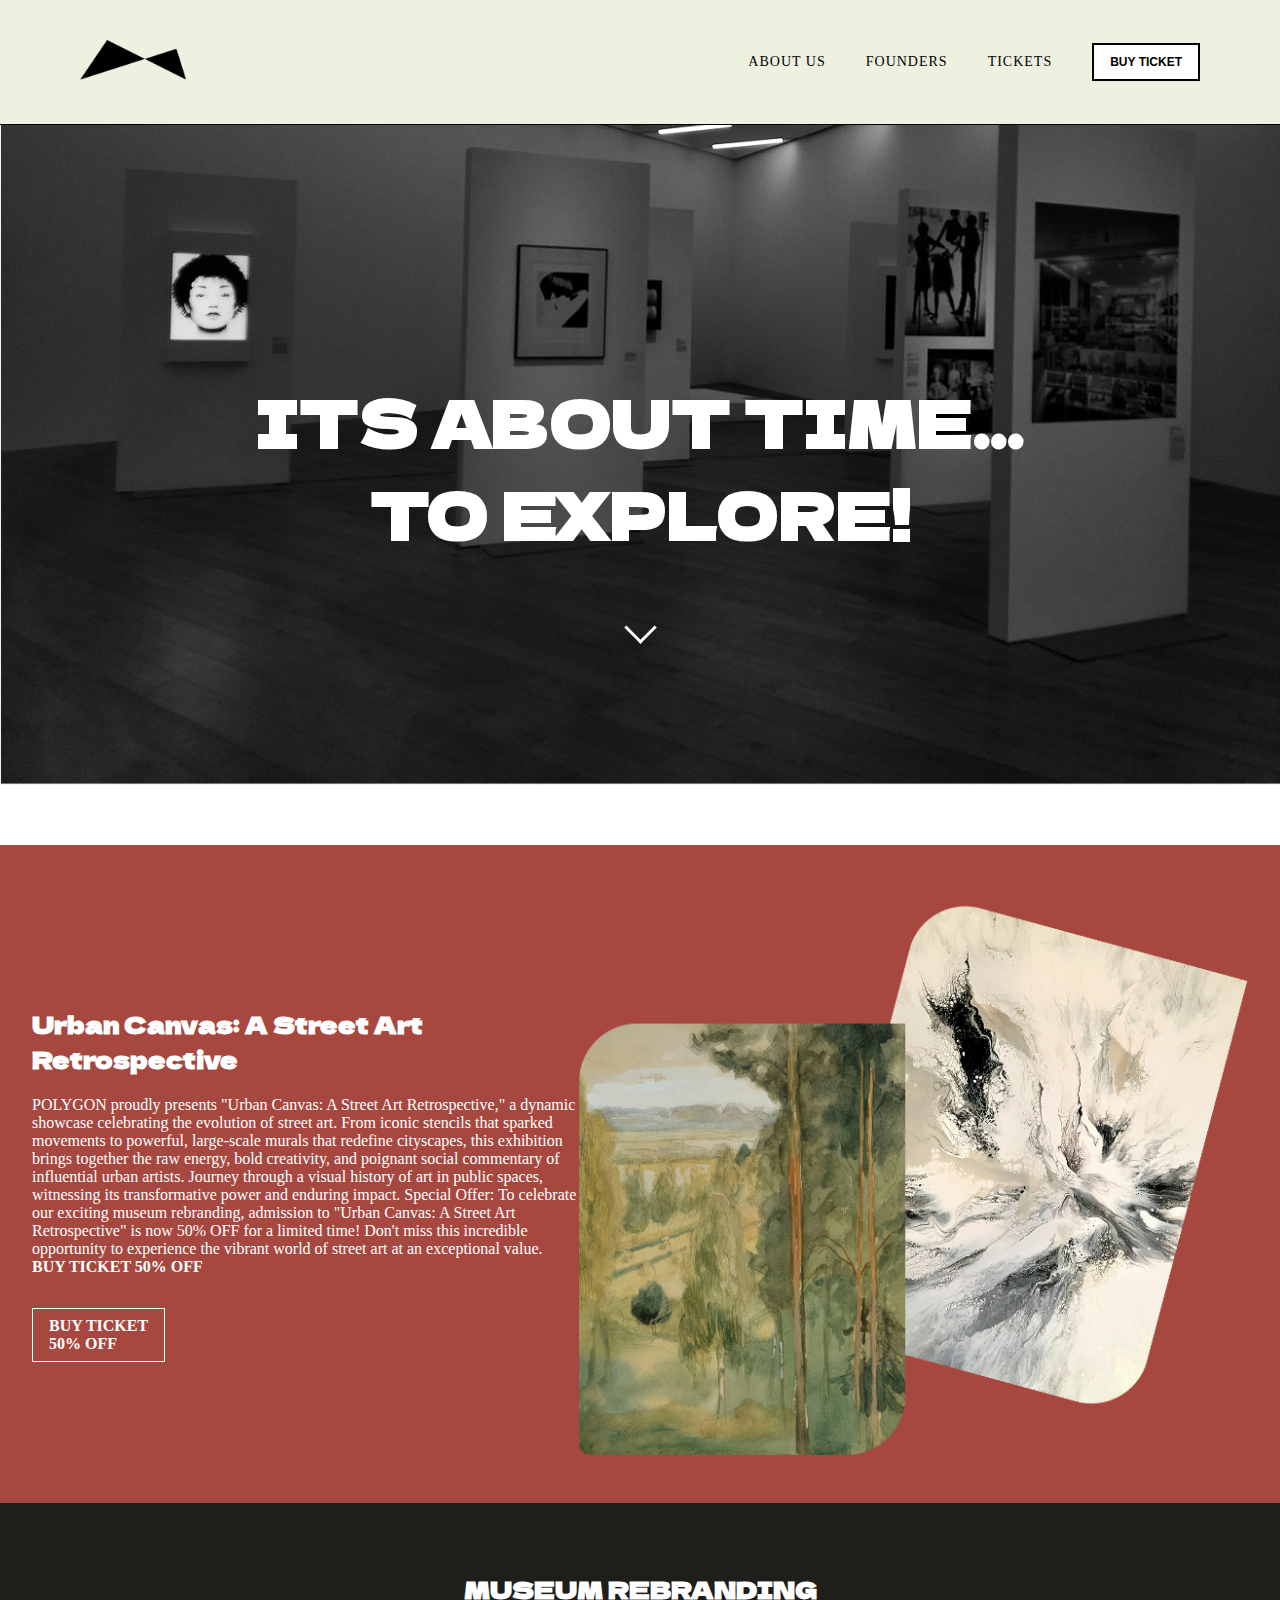
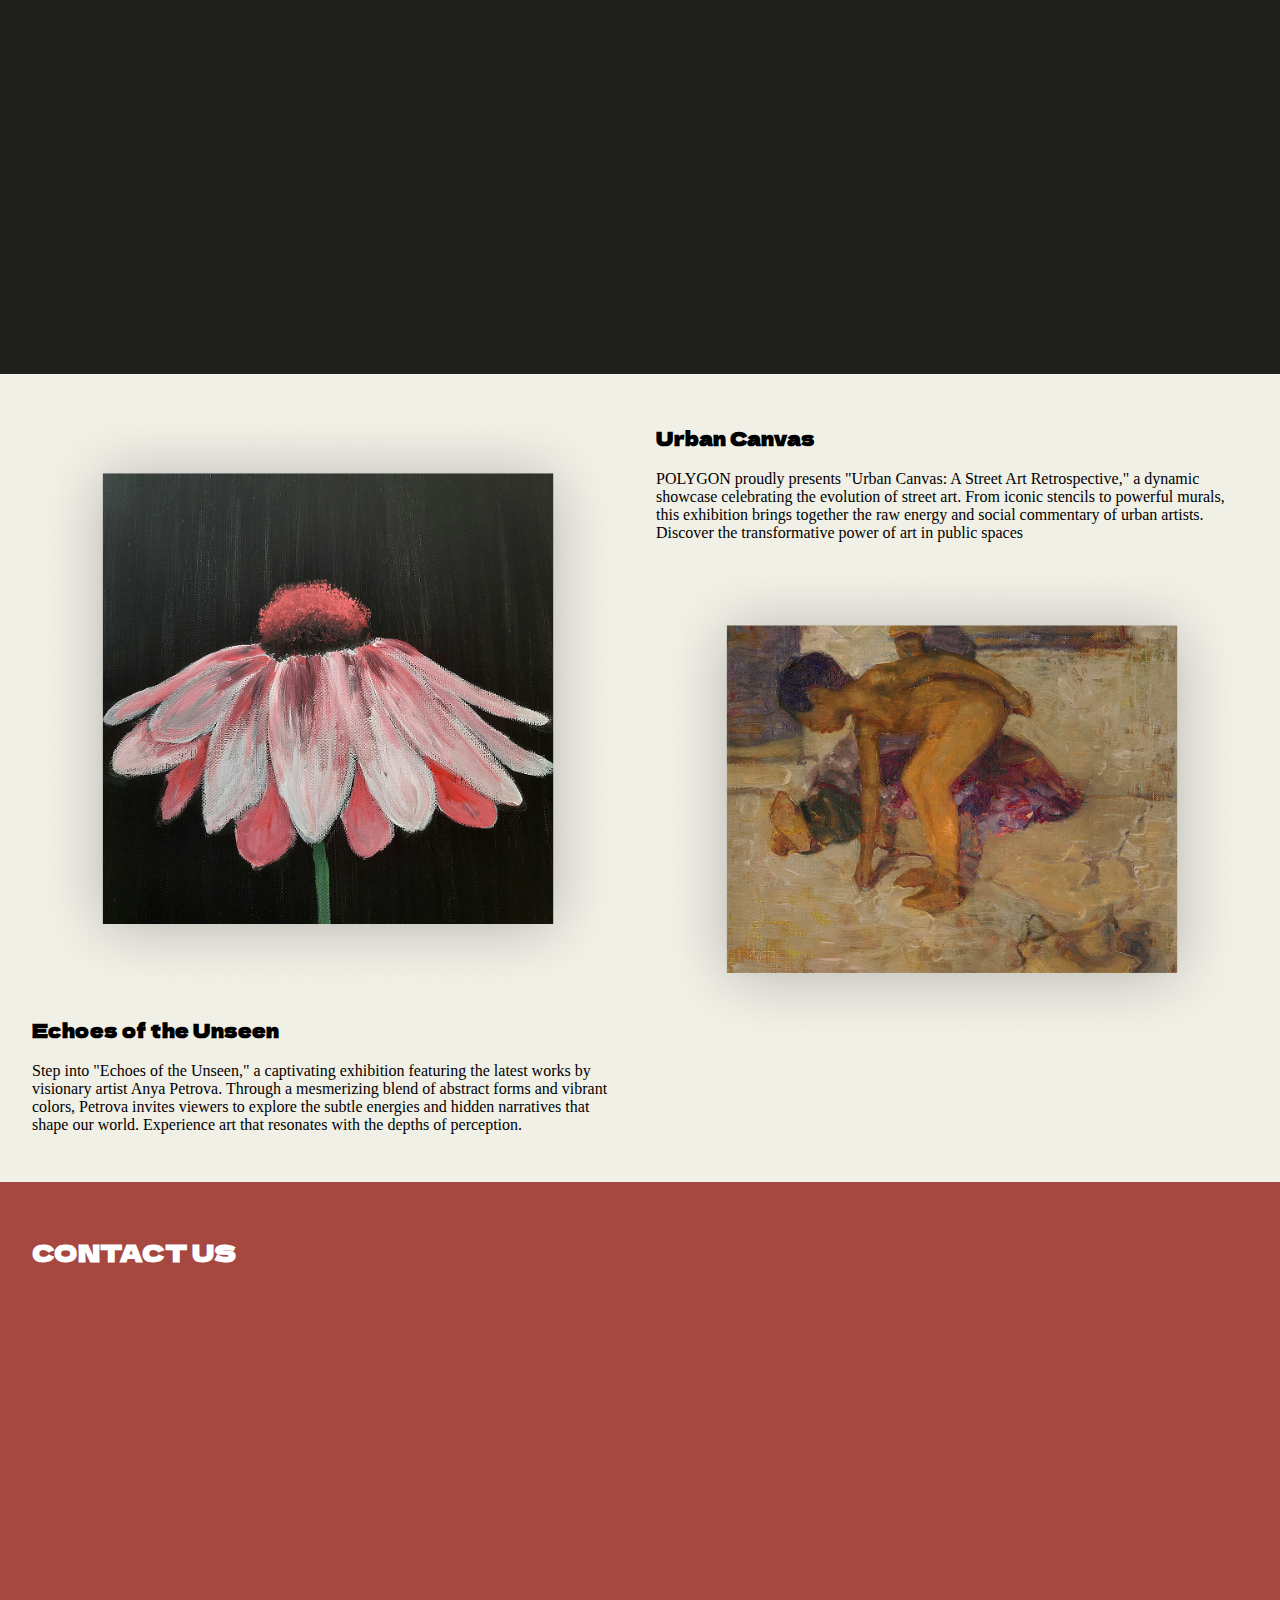
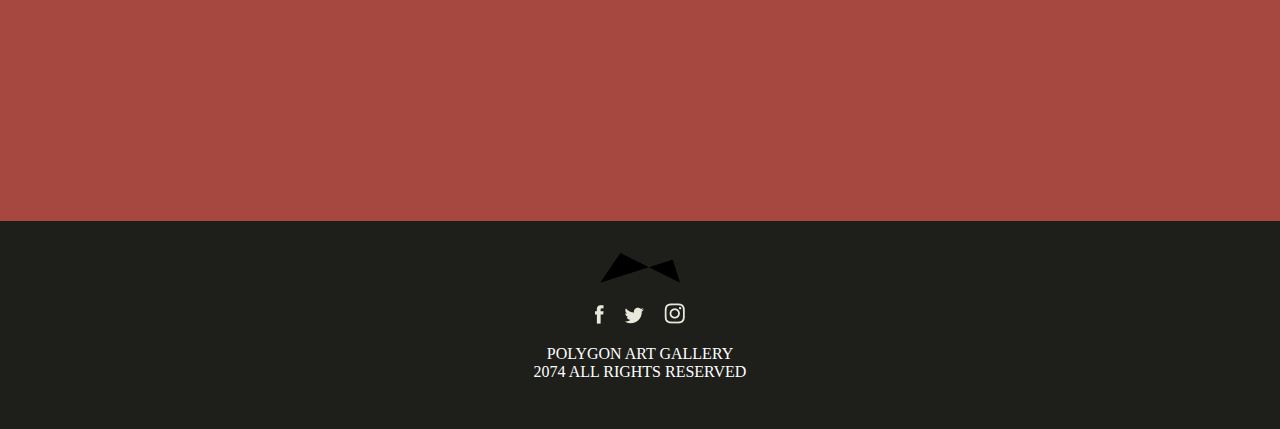
<file: index.html>
<!DOCTYPE html>
<html lang="en">
<head>
  <meta charset="UTF-8">
  <meta name="viewport" content="width=device-width, initial-scale=1.0">
  <title>Polygon Art Gallery</title>
  <link rel="stylesheet" href="style1.css">
<link rel="preconnect" href="https://fonts.googleapis.com">
<link rel="preconnect" href="https://fonts.gstatic.com" crossorigin>
<link href="https://fonts.googleapis.com/css2?family=Dela+Gothic+One&family=Inter:ital,opsz,wght@0,14..32,100..900;1,14..32,100..900&display=swap" rel="stylesheet">
<link rel="icon" href="logo.png" type="image/png">	

</head>
<body>
  <!-- Навігаційне меню -->
<header class="navbar">
  <div class="logo">
    <img src="logo.png" alt="Logo" />
  </div>

  <div class="burger" id="burger">
    <div></div><div></div><div></div>
  </div>

  <nav class="nav-links" id="navLinks">
    <a href="index.html">ABOUT US</a>
    <a href="founder.html">FOUNDERS</a>
    <a href="error.html">TICKETS</a>
    <div class="ticket-button"  >
      <a href="error.html"><button>BUY TICKET<br></button></a>
    </div>
  </nav>
</header>


  <!-- Контент головної сторінки -->
  <main>
    <section class="hero">
      <h1>ITS ABOUT TIME...<br>TO EXPLORE!</h1>
      <div class="arrow"></div>
    </section>

    <section class="exhibit red-bg">
      <div class="exhibit-text">
        <h2>Urban Canvas: A Street Art Retrospective</h2>
        <p>POLYGON proudly presents "Urban Canvas: A Street Art Retrospective," a dynamic showcase celebrating the evolution of street art. From iconic stencils that sparked movements to powerful, large-scale murals that redefine cityscapes, this exhibition brings together the raw energy, bold creativity, and poignant social commentary of influential urban artists. Journey through a visual history of art in public spaces, witnessing its transformative power and enduring impact.
Special Offer: To celebrate our exciting museum rebranding, admission to "Urban Canvas: A Street Art Retrospective" is now 50% OFF for a limited time! Don't miss this incredible opportunity to experience the vibrant world of street art at an exceptional value.<br>
        <strong>BUY TICKET 50% OFF</strong></p>
        <a href="error.html" class="btn-outline">BUY TICKET<br>50% OFF</a>
      </div>
      <div class="exhibit-images">
        <img src="art.png" alt="Artwork 2">
      </div>
    </section>

    <section class="video-block dark-bg">
      <h2>MUSEUM REBRANDING</h2>
      <div class="video-placeholder">
        <iframe width="560" height="315" src="https://www.youtube.com/embed/hPge9W1emZI?si=cM2rNYAqvGImnYnl" title="YouTube video player" frameborder="0" allow="accelerometer; autoplay; clipboard-write; encrypted-media; gyroscope; picture-in-picture; web-share" referrerpolicy="strict-origin-when-cross-origin" allowfullscreen></iframe>
      </div>
    </section>

    <section class="artworks">
      <div class="artwork">
        <img src="flower.png" alt="Echoes">
        <div class="text">
          <h3>Echoes of the Unseen</h3>
          <p>Step into "Echoes of the Unseen," a captivating exhibition featuring the latest works by visionary artist Anya Petrova. Through a mesmerizing blend of abstract forms and vibrant colors, Petrova invites viewers to explore the subtle energies and hidden narratives that shape our world. Experience art that resonates with the depths of perception.</p>
        </div>
      </div>
      <div class="artwork">
        <h3>Urban Canvas</h3>
        <p>POLYGON proudly presents "Urban Canvas: A Street Art Retrospective," a dynamic showcase celebrating the evolution of street art. From iconic stencils to powerful murals, this exhibition brings together the raw energy and social commentary of urban artists. Discover the transformative power of art in public spaces</p>
        <img src="canvas.png" alt="Urban Canvas">
      </div>
    </section>

    <section class="contact red-bg" >
      <h2>CONTACT US</h2>
      <div class="google-form-placeholder" id="special-block">
<iframe src="https://docs.google.com/forms/d/e/1FAIpQLScScngnuTFjvPY0-CaOOW6lA1pe7qyT5YJz4ifO_H7JgKudqQ/viewform?embedded=true" width="500" height="500" frameborder="0" marginheight="0" marginwidth="0">Завантаження…</iframe>
      </div>
    </section>
  </main>

  <footer>
    <img src="logo.png" alt="Logo" class="logo">
    <div class="socials">
      <a href="#"><img src="facebook.png" alt="f"></a>
      <a href="#"><img src="twitter.png" alt="t"></a>
      <a href="#"><img src="instagram.png" alt="i"></a>
    </div>
    <p>POLYGON ART GALLERY<br>2074 ALL RIGHTS RESERVED</p>
  </footer>
  <script src="script.js"></script>
</body>
</html>
</file>
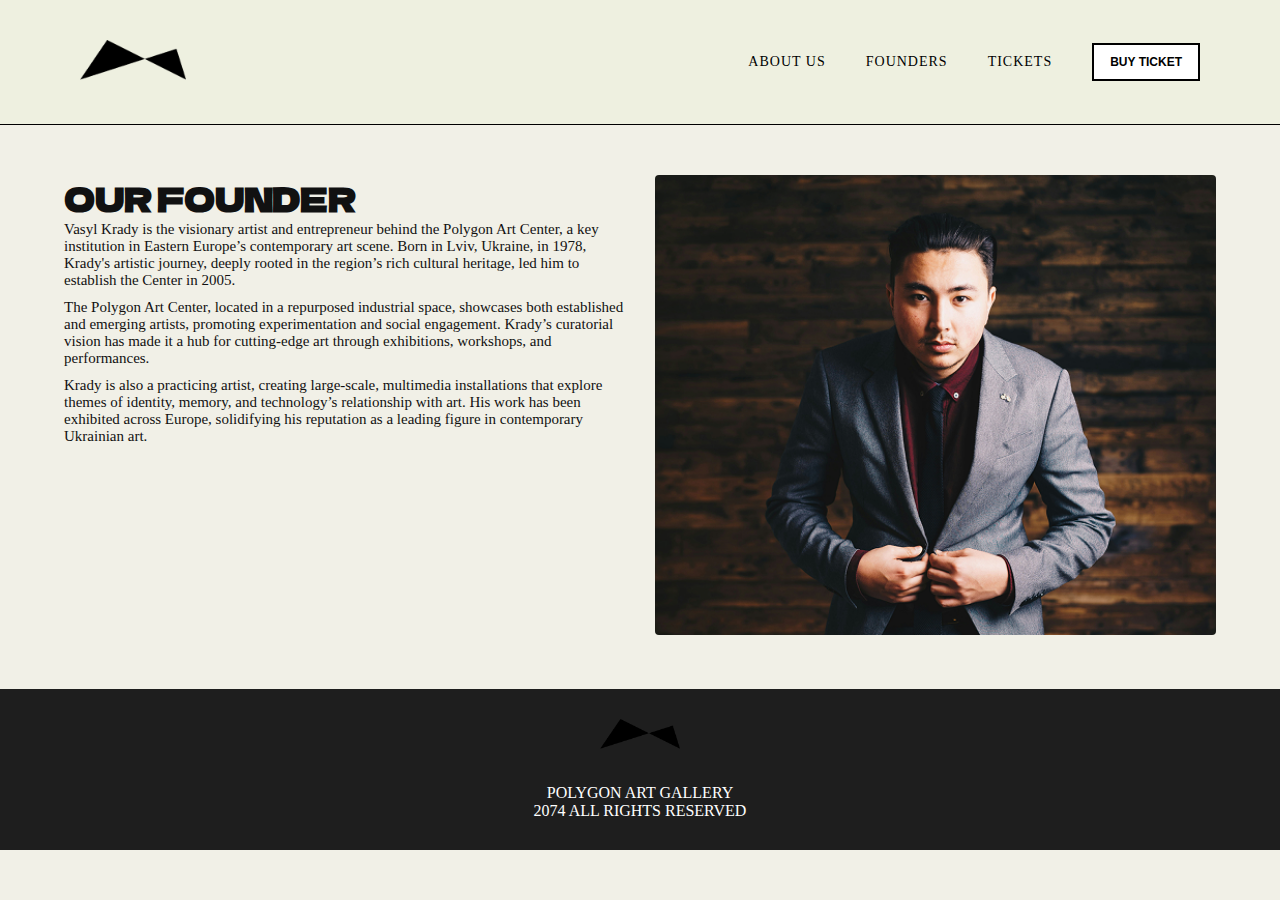
<file: founder.html>
<!DOCTYPE html>
<html lang="en">
<head>
  <meta charset="UTF-8" />
  <meta name="viewport" content="width=device-width, initial-scale=1.0" />
  <title>Our Founder - Polygon Art Gallery</title>
  <link rel="stylesheet" href="style.css" />
<link rel="preconnect" href="https://fonts.googleapis.com">
<link rel="preconnect" href="https://fonts.gstatic.com" crossorigin>
<link href="https://fonts.googleapis.com/css2?family=Dela+Gothic+One&family=Inter:ital,opsz,wght@0,14..32,100..900;1,14..32,100..900&display=swap" rel="stylesheet">
<link rel="icon" href="logo.png" type="image/png">
</head>
<body>
 <header class="navbar">
  <div class="logo">
    <img src="logo.png" alt="Logo" />
  </div>

  <div class="burger" id="burger">
    <div></div><div></div><div></div>
  </div>

  <nav class="nav-links" id="navLinks">
    <a href="index.html">ABOUT US</a>
    <a href="founder.html">FOUNDERS</a>
    <a href="error.html">TICKETS</a>
    <div class="ticket-button"  >
      <a href="error.html"><button>BUY TICKET<br></button></a>
    </div>
  </nav>
</header>

  <main class="founder-page">
    <section class="founder-section">
      <div class="founder-text">
        <h1>OUR FOUNDER</h1>
        <p>
          Vasyl Krady is the visionary artist and entrepreneur behind the Polygon Art Center, a key institution in Eastern Europe’s contemporary art scene. Born in Lviv, Ukraine, in 1978, Krady's artistic journey, deeply rooted in the region’s rich cultural heritage, led him to establish the Center in 2005.
        </p>
        <p>
          The Polygon Art Center, located in a repurposed industrial space, showcases both established and emerging artists, promoting experimentation and social engagement. Krady’s curatorial vision has made it a hub for cutting-edge art through exhibitions, workshops, and performances.
        </p>
        <p>
          Krady is also a practicing artist, creating large-scale, multimedia installations that explore themes of identity, memory, and technology’s relationship with art. His work has been exhibited across Europe, solidifying his reputation as a leading figure in contemporary Ukrainian art.
        </p>
      </div>
      <div class="founder-image">
        <img src="vasyl-krady.png" alt="Vasyl Krady" />
      </div>
    </section>
  </main>

  <footer>
    <div class="footer-content">
      <img src="logo.png" alt="Polygon Logo" class="footer-logo" />
      <div class="social-icons">
        <a href="#"><i class="fa fa-facebook"></i></a>
        <a href="#"><i class="fa fa-twitter"></i></a>
        <a href="#"><i class="fa fa-instagram"></i></a>
      </div>
      <p>POLYGON ART GALLERY<br />2074 ALL RIGHTS RESERVED</p>
    </div>
  </footer>
  <script src="script.js"></script>
</body>
</html>
</file>
<file: style1.css>
/* Основні стилі для сайту Polygon Art Gallery */

body {
  margin: 0;
}
h1, h2, h3, h4, h5, h6 {		
 font-family: "Dela Gothic One", sans-serif;
}
.dela-gothic-one-regular {
  font-family: "Dela Gothic One", sans-serif;
  font-weight: 400;
  font-style: normal;
}

.inter-<uniquifier> {
  font-family: "Inter", sans-serif;
  font-optical-sizing: auto;
  font-weight: <weight>;
  font-style: normal;
}

  background-color: #f1f0e7;
  color: #111;
}
body, p, span, a, li {
  font-family: "Inter", sans-serif;
}

header {
  background-color: #f1f0e7;
  padding: 1rem 2rem;
  border-bottom: 1px solid #333;
  display: flex;
  justify-content: space-between;
  align-items: center;
}


.navbar {
  display: flex;
  align-items: center;
  justify-content: space-between;
  padding: 40px 80px;
  border-bottom: 1px solid #000;
  background-color: #eef0e0;
  position: relative;
  z-index: 100;
}

.logo img {
  height: 40px;

}

.nav-links {
  display: flex;
  gap: 40px;
  align-items: center;
}

.nav-links a {
  text-decoration: none;
  color: black;
  font-weight: 500;
  font-size: 14px;
  letter-spacing: 1px;
}

.ticket-button button {
  background-color: white;
  border: 2px solid black;
  padding: 10px 16px;
  font-weight: bold;
  font-size: 12px;
  line-height: 1.2;
  cursor: pointer;
  text-align: center;
  font-family: sans-serif;
}

.burger {
  display: none;
  flex-direction: column;

  cursor: pointer;
  margin-left: auto;

}

.burger div {
  width: 24px;
  height: 3px;
  background: black;
  transition: 0.3s ease;
}

/* Mobile Styles */
@media (max-width: 768px) {
  .nav-links {
    display: none;
  }

  .nav-links.active {
    display: flex;
    flex-direction: column;
    position: absolute;
    top: 100%;
    right: 0;
    width: 100%;
    background: #d9dcc8; /* темніший за #eef0e0 */
    padding: 20px 40px;
    border-top: 1px solid #ccc;
    gap: 20px;
  }

  .burger {
    display: flex;
 flex-direction: column;
  justify-content: center;
  gap: 5px;
  cursor: pointer;
  margin-left: auto;
  }

  .burger.open div:nth-child(1) {
    transform: rotate(45deg) translate(5px, 5px);
  }

  .burger.open div:nth-child(2) {
    opacity: 0;
  }

  .burger.open div:nth-child(3) {
    transform: rotate(-45deg) translate(5px, -5px);
  }

  .ticket-button {
    display: block;
  }

  .ticket-button button {
    width: fit-content;
    margin-top: 10px;
  }
}
.hero {
  height: 80vh;
  background: url('hero-bg.png') center/cover no-repeat;
  display: flex;
  justify-content: center;
  align-items: center;
  text-align: center;
  color: white;
  font-size: 2rem;
  font-weight: bold;
  flex-direction: column;
}


.arrow {
  margin-top: 1rem;
  width: 20px;
  height: 20px;
  border-bottom: 3px solid white;
  border-right: 3px solid white;
  transform: rotate(45deg);
}

.red-bg {
  background-color: #a64840;
  color: white;
  padding: 3rem 2rem;
}

.dark-bg {
  background-color: #1e1e1a;
  color: white;
  padding: 3rem 2rem;
  text-align: center;
}

.video-placeholder {
  width: 100%;
  max-width: 600px;
  height: 300px;
  margin: 0 auto;
  display: flex;
  justify-content: center;
  align-items: center;
}

.play-button {
  width: 60px;
  height: 60px;
  background-color: black;
  border-radius: 50%;
  clip-path: polygon(40% 30%, 70% 50%, 40% 70%);
}

.exhibit {
  display: flex;
  justify-content: space-between;
  flex-wrap: wrap;
  align-items: center;

}

.exhibit-text {
  flex: 1 1 40%;
}

.exhibit-images {
  flex: 1 1 50%;
  display: flex;
  gap: 1rem;
}

.exhibit-images img {
  width: 100%;
  height: auto;
  border-radius: 10px;
}

.btn-outline {
  display: inline-block;
  padding: 0.5rem 1rem;
  border: 1px solid white;
  color: white;
  text-decoration: none;
  font-weight: bold;
  margin-top: 1rem;
}

.artworks {
  display: grid;
  grid-template-columns: 1fr 1fr;
  gap: 2rem;
  padding: 2rem;
  background-color: #f1f0e7;
}

.artwork img {
  width: 100%;
  max-width 100%;
  display: block;
  margin-bottom: 1rem;
}

.contact red-bg{
   height: 1600px
}
      
.contact {
  padding: 2rem;
  text-align: LEFT;
}

.google-form-placeholder {
  max-width: 50%;
  height: 500px;
  background-color: ;
  margin-top: 1rem;
}

footer {
  background-color: #1e1e1a;
  color: white;
  padding: 2rem;
  text-align: center;
}

footer .logo {
  height: 30px;
  margin-bottom: 1rem;
}

footer .socials a {
  margin: 0 0.5rem;
  color: white;
  text-decoration: none;
  font-size: 1.2rem;
}
</file>
<file: style.css>
/* Reset and base styles */
* {
  margin: 0;
  padding: 0;
  box-sizing: border-box;
}

body {
  margin: 0;

  background-color: #f1f0e7;
  color: #111;
}

body {
  margin: 0;
}
h1, h2, h3, h4, h5, h6 {		
 font-family: "Dela Gothic One", sans-serif;
}
.dela-gothic-one-regular {
  font-family: "Dela Gothic One", sans-serif;
  font-weight: 400;
  font-style: normal;
}

.inter-<uniquifier> {
  font-family: "Inter", sans-serif;
  font-optical-sizing: auto;
  font-weight: <weight>;
  font-style: normal;
}

  background-color: #f1f0e7;
  color: #111;
}
body, p, span, a, li {
  font-family: "Inter", sans-serif;
}

/* Header */

.navbar {
  display: flex;
  align-items: center;
  justify-content: space-between;
  padding: 40px 80px;
  border-bottom: 1px solid #000;
  background-color: #eef0e0;
  position: relative;
  z-index: 100;
}

.logo img {
  height: 40px;

}

.nav-links {
  display: flex;
  gap: 40px;
  align-items: center;
}

.nav-links a {
  text-decoration: none;
  color: black;
  font-weight: 500;
  font-size: 14px;
  letter-spacing: 1px;
}

.ticket-button button {
  background-color: white;
  border: 2px solid black;
  padding: 10px 16px;
  font-weight: bold;
  font-size: 12px;
  line-height: 1.2;
  cursor: pointer;
  text-align: center;
  font-family: sans-serif;
}

.burger {
  display: none;
  flex-direction: column;
  align-items: center;
  cursor: pointer;
  margin-left: auto;
}

.burger div {
  width: 24px;
  height: 3px;
  background: black;
  transition: 0.3s ease;
}

/* Mobile Styles */
@media (max-width: 768px) {
  .nav-links {
    display: none;
  }

  .nav-links.active {
    display: flex;
    flex-direction: column;
    position: absolute;
    top: 100%;
    right: 0;
    width: 100%;
    background: #d9dcc8; /* темніший за #eef0e0 */
    padding: 20px 40px;
    border-top: 1px solid #ccc;
    gap: 20px;
  }

  .burger {
    display: flex;
 flex-direction: column;
  justify-content: center;
  gap: 5px;
  cursor: pointer;
  margin-left: auto;
  }

  .burger.open div:nth-child(1) {
    transform: rotate(45deg) translate(5px, 5px);
  }

  .burger.open div:nth-child(2) {
    opacity: 0;
  }

  .burger.open div:nth-child(3) {
    transform: rotate(-45deg) translate(5px, -5px);
  }

  .ticket-button {
    display: block;
  }

  .ticket-button button {
    width: fit-content;
    margin-top: 10px;
  }
}
/* Main Page */
.main-hero {
  padding: 50px 5%;
  text-align: center;
}

.main-hero h1 {
  font-size: 36px;
  margin-bottom: 20px;
}

.main-hero p {
  font-size: 16px;
  margin-bottom: 30px;
}

/* Founder Page */
.founder-section {
  display: flex;
  flex-wrap: wrap;
  justify-content: space-between;
  padding: 50px 5%;
  gap: 30px;
}

.founder-text {
  flex: 1 1 45%;
}

.founder-image {
  flex: 1 1 45%;
  max-width: 100%;
}

.founder-image img {
  width: 100%;
  height: auto;
  border-radius: 4px;
}

.founder-title {
  font-size: 60px;
  font-weight: 800;
  margin-bottom: 20px;
}

.founder-text p {
  margin-bottom: 10px;
  font-size: 15px;
}

/* Error Page */
body.error-page {
  background: url('gallery-bg.png') no-repeat center center/cover;
  height: 100vh;
  color: white;
}

.error-content {
  display: flex;
  flex-direction: column;
  align-items: center;
  justify-content: center;
  height: calc(100vh - 100px);
  text-align: center;
  padding: 20px;
}

.error-content h1 {
  font-size: 36px;
  font-weight: bold;
  margin-bottom: 20px;
}

.contact-button {
  text-decoration: none;
  border: 1px solid white;
  color: white;
  padding: 10px 20px;
  font-weight: bold;
  transition: 0.3s;
}

.contact-button:hover {
  background-color: white;
  color: black;
}

/* Footer */
footer {
  background-color: #1e1e1e;
  color: white;
  text-align: center;
  padding: 30px 5%;
}

.footer-logo {
  height: 30px;
  margin-bottom: 10px;
}

.social-icons a {
  color: white;
  margin: 0 10px;
  font-size: 18px;
}

/* Responsive styles */
@media (max-width: 768px) {
  .navbar {
    flex-direction: column;
    align-items: flex-start;
  }

  .nav-links {
    flex-direction: column;
    gap: 10px;
    margin-top: 10px;
  }

  .founder-section {
    flex-direction: column;
  }

  .founder-text, .founder-image {
    flex: 1 1 100%;
  }

  .error-content h1 {
    font-size: 28px;
  }

  .main-hero h1 {
    font-size: 28px;
  }
}

@media (max-width: 480px) {
  .ticket-button {
    font-size: 12px;
    padding: 8px 12px;
  }

  .error-content h1 {
    font-size: 22px;
  }

  .contact-button {
    padding: 8px 15px;
    font-size: 14px;
  }

  .main-hero p {
    font-size: 14px;
  }

  .founder-title {
    font-size: 24px;
  }
}
</file>
